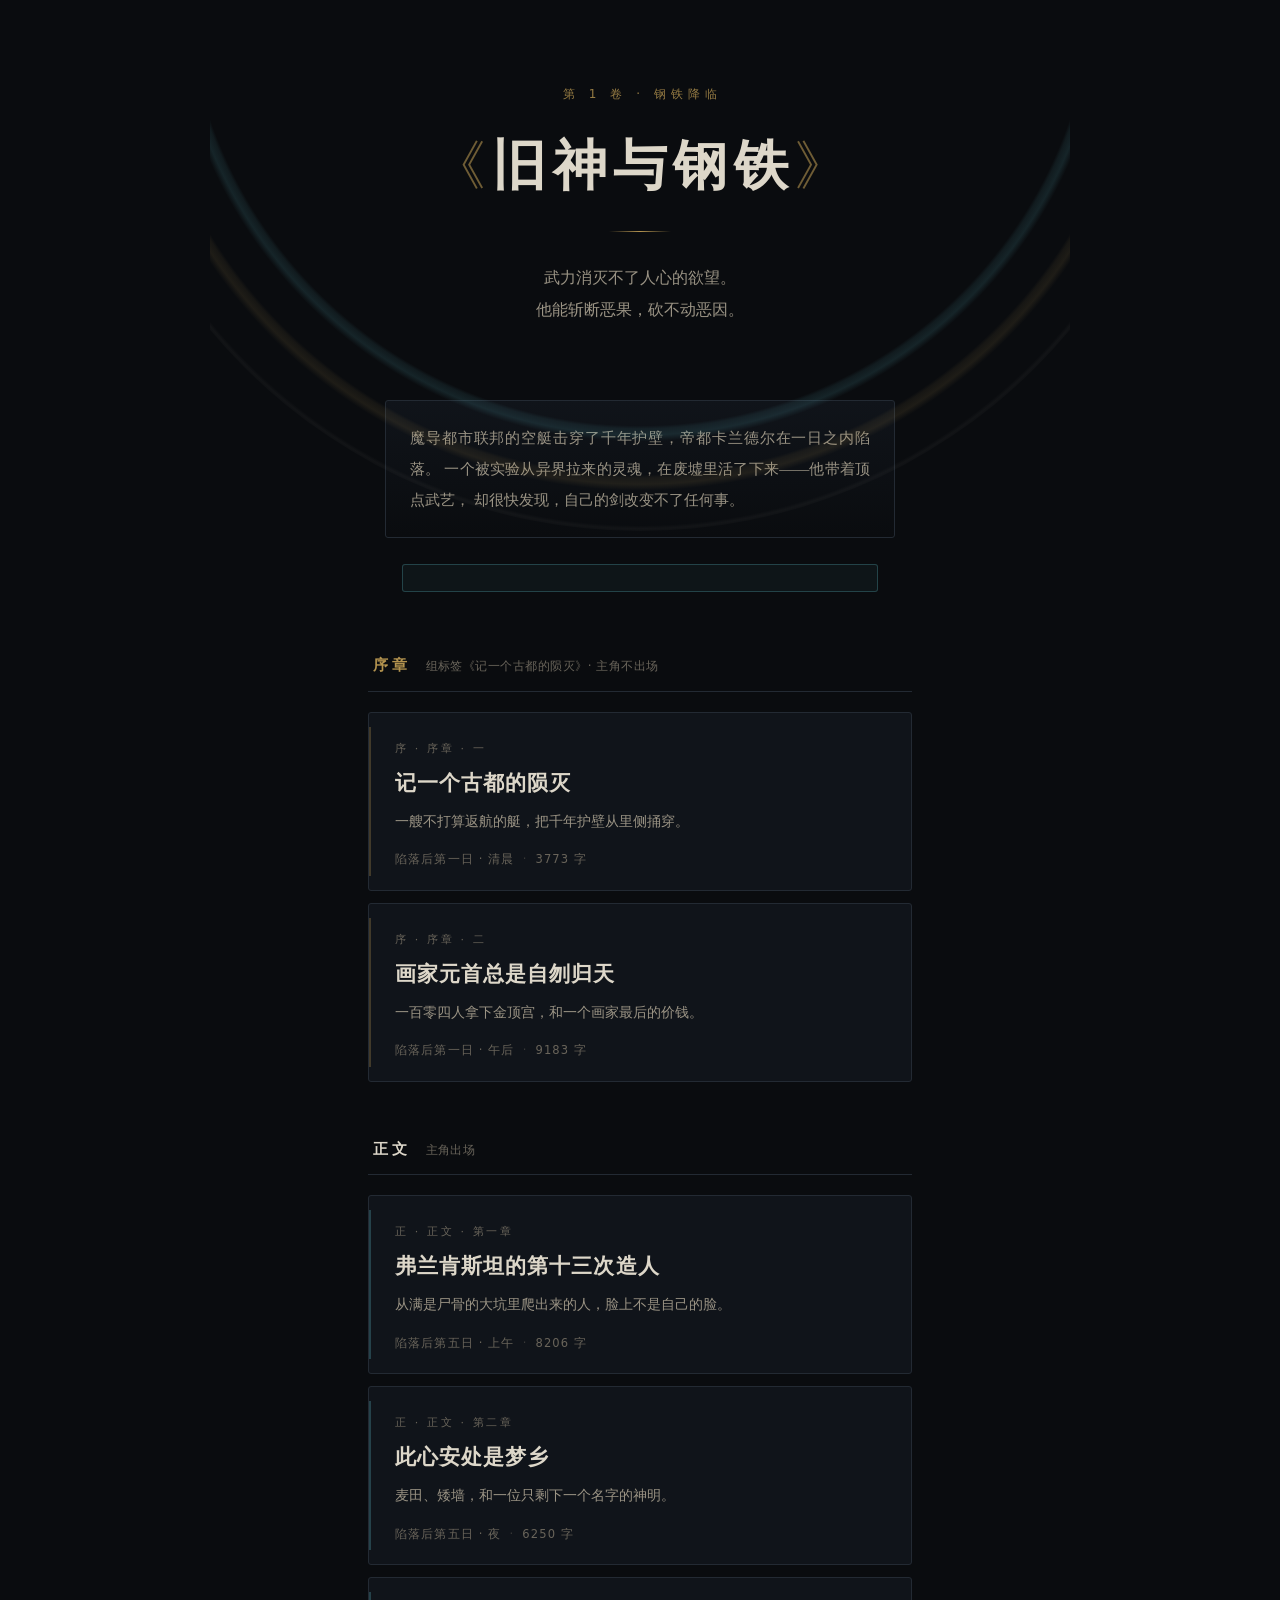
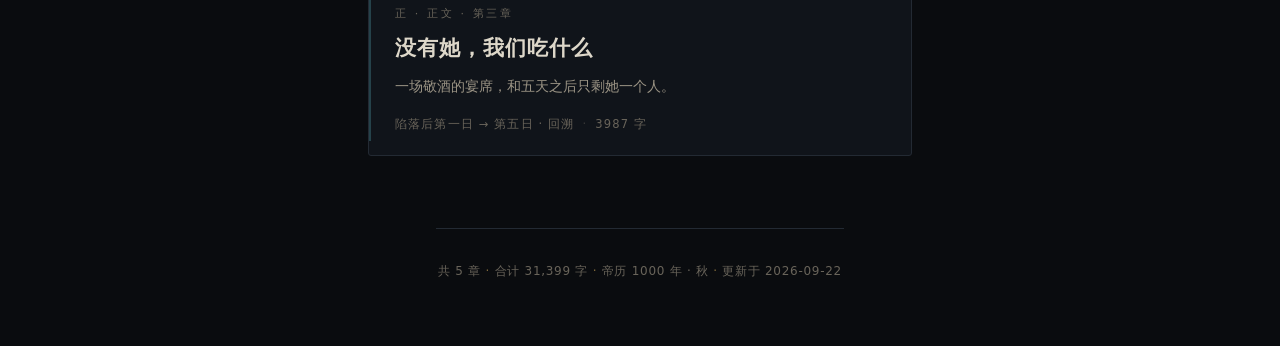
<file: index.html>
<!DOCTYPE html>
<html lang="zh-Hans">
<head>
<meta charset="utf-8">
<meta name="viewport" content="width=device-width, initial-scale=1, viewport-fit=cover">
<title>旧神与钢铁 · 在线试读</title>
<meta name="description" content="《旧神与钢铁》第 1 卷「钢铁降临」正式版章节在线阅读。魔导都市联邦的空艇击穿千年护壁，帝都卡兰德尔在一日之内陷落。">
<meta name="theme-color" content="#0a0c0f">
<link rel="stylesheet" href="assets/style.css">
</head>
<body>

<div class="wrap">
  <div class="halo" aria-hidden="true"></div>

  <header class="masthead">
    <p class="volume">第 1 卷 · 钢铁降临</p>
    <h1><span class="brace">《</span>旧神与钢铁<span class="brace">》</span></h1>
    <div class="rule" aria-hidden="true"></div>
    <p class="tagline">武力消灭不了人心的欲望。<br>他能斩断恶果，砍不动恶因。</p>
  </header>

  <p class="intro">
    魔导都市联邦的空艇击穿了千年护壁，帝都卡兰德尔在一日之内陷落。
    一个被实验从异界拉来的灵魂，在废墟里活了下来——他带着顶点武艺，
    却很快发现，自己的剑改变不了任何事。
  </p>

  <div class="resume" id="resume" hidden></div>

  <nav class="catalog" id="catalog" aria-label="章节目录"></nav>

  <footer class="foot-note" id="stats"></footer>
</div>

<script src="data/chapters.js"></script>
<script src="assets/app.js"></script>
</body>
</html>
</file>
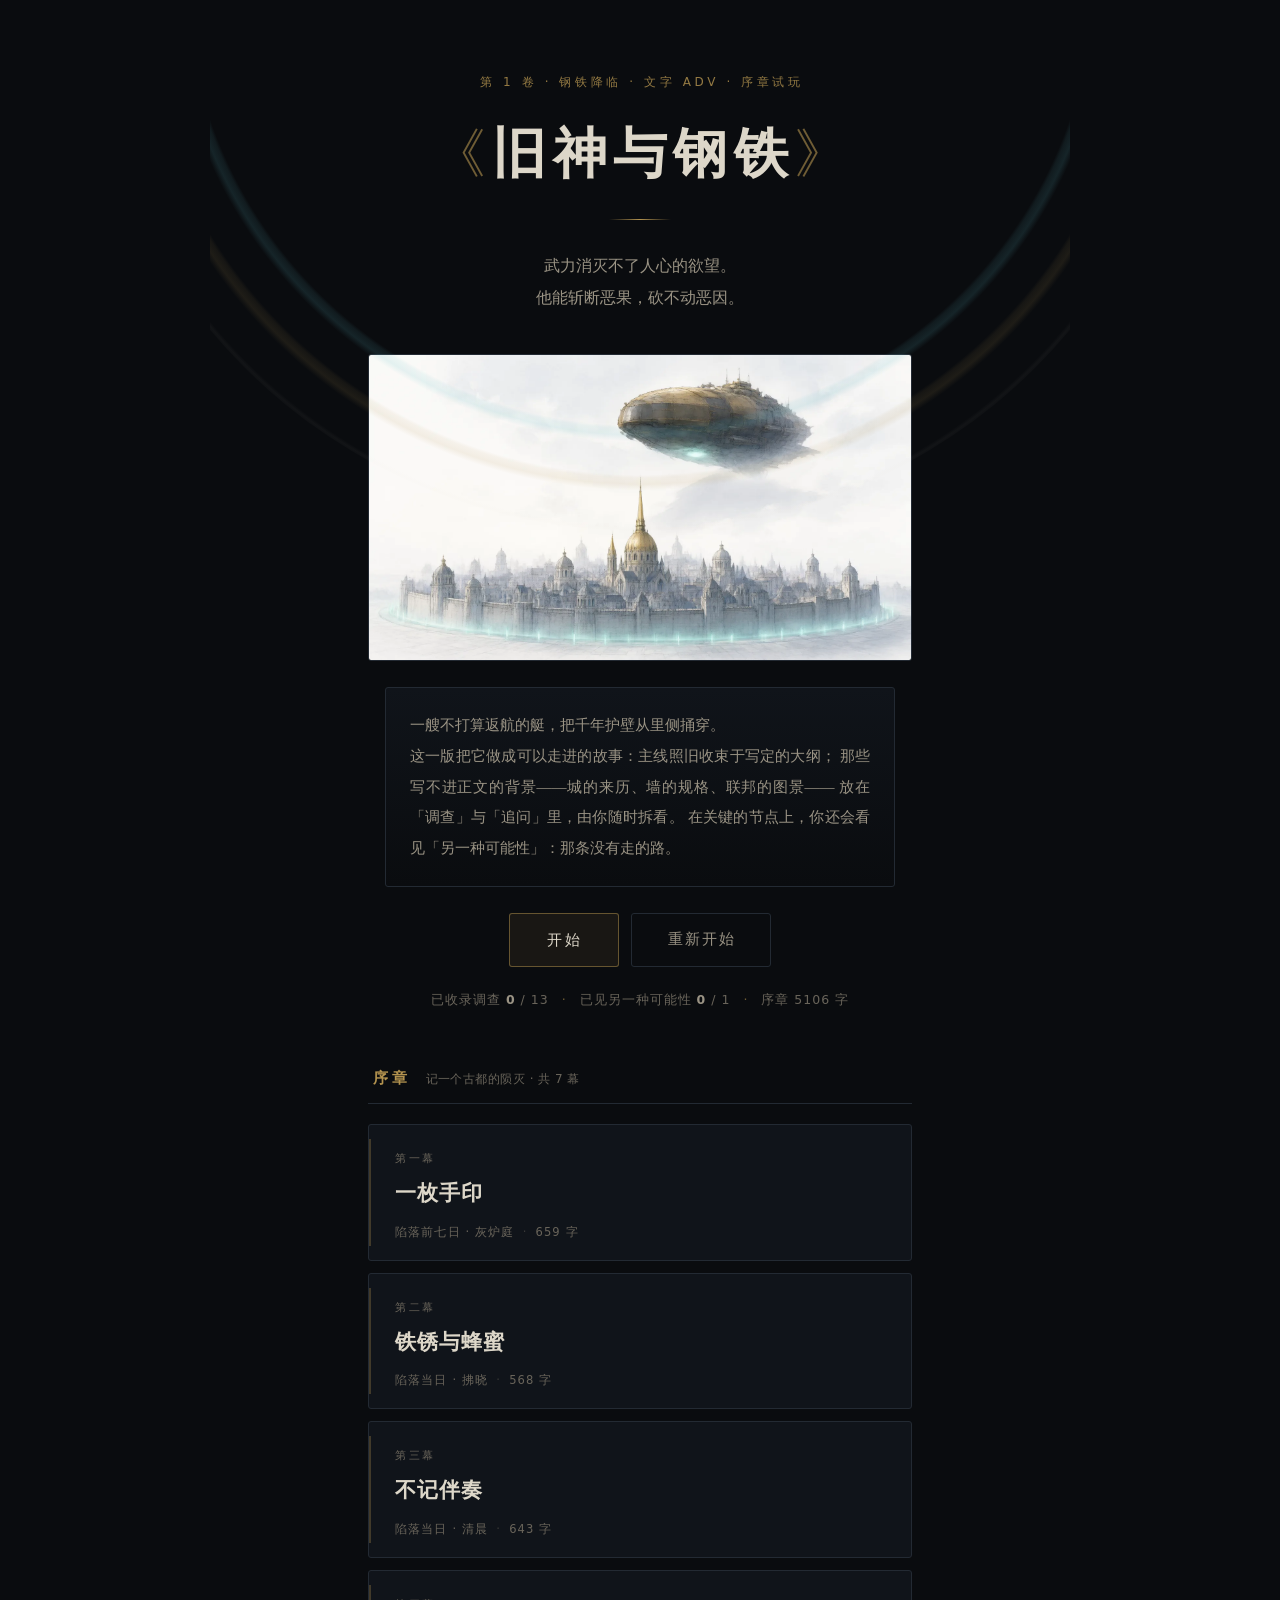
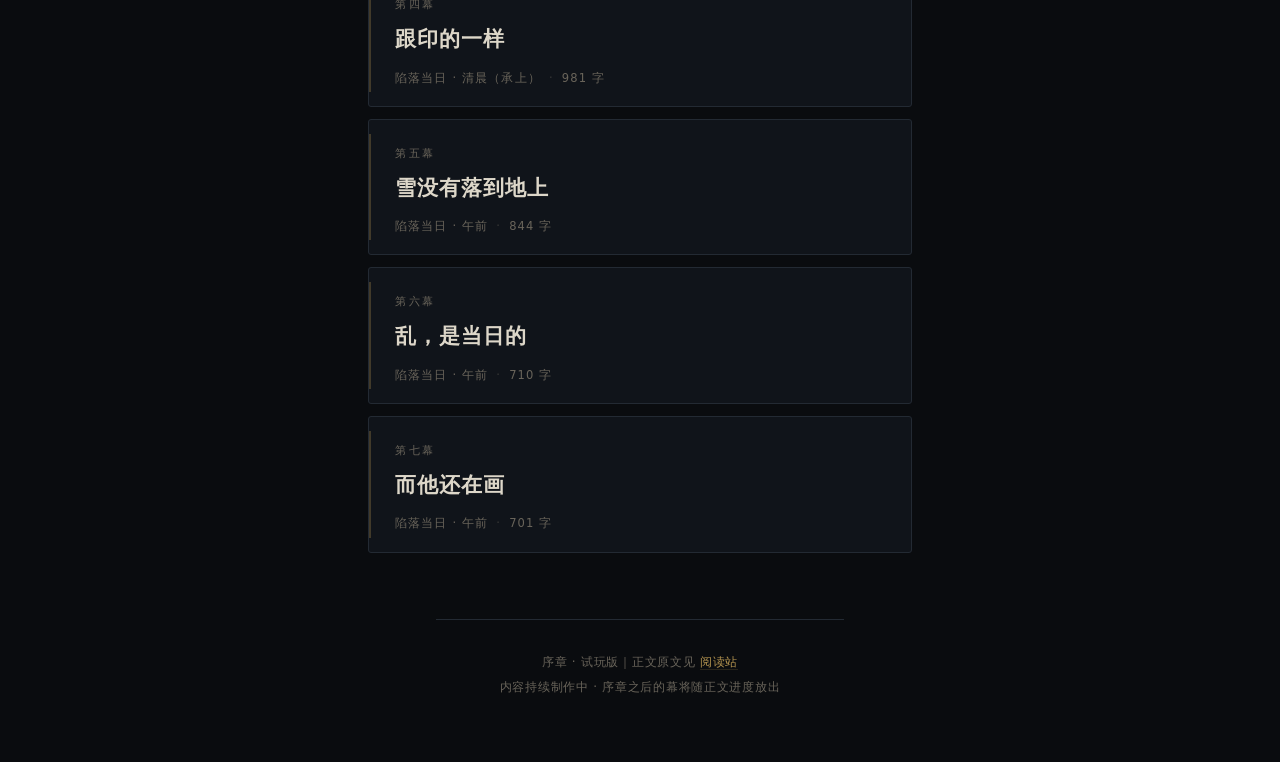
<file: adv/index.html>
<!DOCTYPE html>
<html lang="zh-Hans">
<head>
<meta charset="utf-8">
<meta name="viewport" content="width=device-width, initial-scale=1, viewport-fit=cover">
<title>旧神与钢铁 · 文字 ADV（序章试玩）</title>
<meta name="description" content="《旧神与钢铁》文字 ADV 序章试玩：主线照旧，背景随查随问，关键节点有「另一种可能性」。">
<meta name="theme-color" content="#0a0c0f">
<link rel="icon" href="data:image/svg+xml,%3Csvg xmlns='http://www.w3.org/2000/svg' viewBox='0 0 64 64'%3E%3Ccircle cx='32' cy='32' r='24' fill='none' stroke='%23b3934f' stroke-width='4'/%3E%3Ccircle cx='32' cy='32' r='14' fill='none' stroke='%235cb9c4' stroke-width='4'/%3E%3C/svg%3E">
<link rel="stylesheet" href="assets/style.css">
</head>
<body class="is-home">

<div class="wrap">
  <div class="halo" aria-hidden="true"></div>

  <header class="masthead">
    <p class="volume">第 1 卷 · 钢铁降临 · 文字 ADV · 序章试玩</p>
    <h1><span class="brace">《</span>旧神与钢铁<span class="brace">》</span></h1>
    <div class="rule" aria-hidden="true"></div>
    <p class="tagline">武力消灭不了人心的欲望。<br>他能斩断恶果，砍不动恶因。</p>
  </header>

  <figure class="kv">
    <img src="assets/img/kv.webp" alt="清晨薄雾中的帝都远景与自云中压来的空艇" loading="eager">
  </figure>

  <p class="intro">
    一艘不打算返航的艇，把千年护壁从里侧捅穿。<br>
    这一版把它做成可以走进的故事：主线照旧收束于写定的大纲；
    那些写不进正文的背景——城的来历、墙的规格、联邦的图景——
    放在「调查」与「追问」里，由你随时拆看。
    在关键的节点上，你还会看见「另一种可能性」：那条没有走的路。
  </p>

  <div class="resume" id="home-resume" hidden></div>

  <div class="actions">
    <a class="big-btn" id="home-start" href="play.html">开始</a>
    <button class="big-btn ghost" id="home-reset" type="button">重新开始</button>
  </div>

  <div class="stats" id="home-stats"></div>

  <nav class="catalog" id="home-catalog" aria-label="幕目"></nav>

  <footer class="foot-note">
    序章 · 试玩版｜正文原文见 <a href="https://garfield-gadro.github.io/old-gods-and-iron/">阅读站</a>
    <br>内容持续制作中 · 序章之后的幕将随正文进度放出
  </footer>
</div>

<script src="data/scenarios.js"></script>
<script src="assets/adv.js"></script>
</body>
</html>
</file>
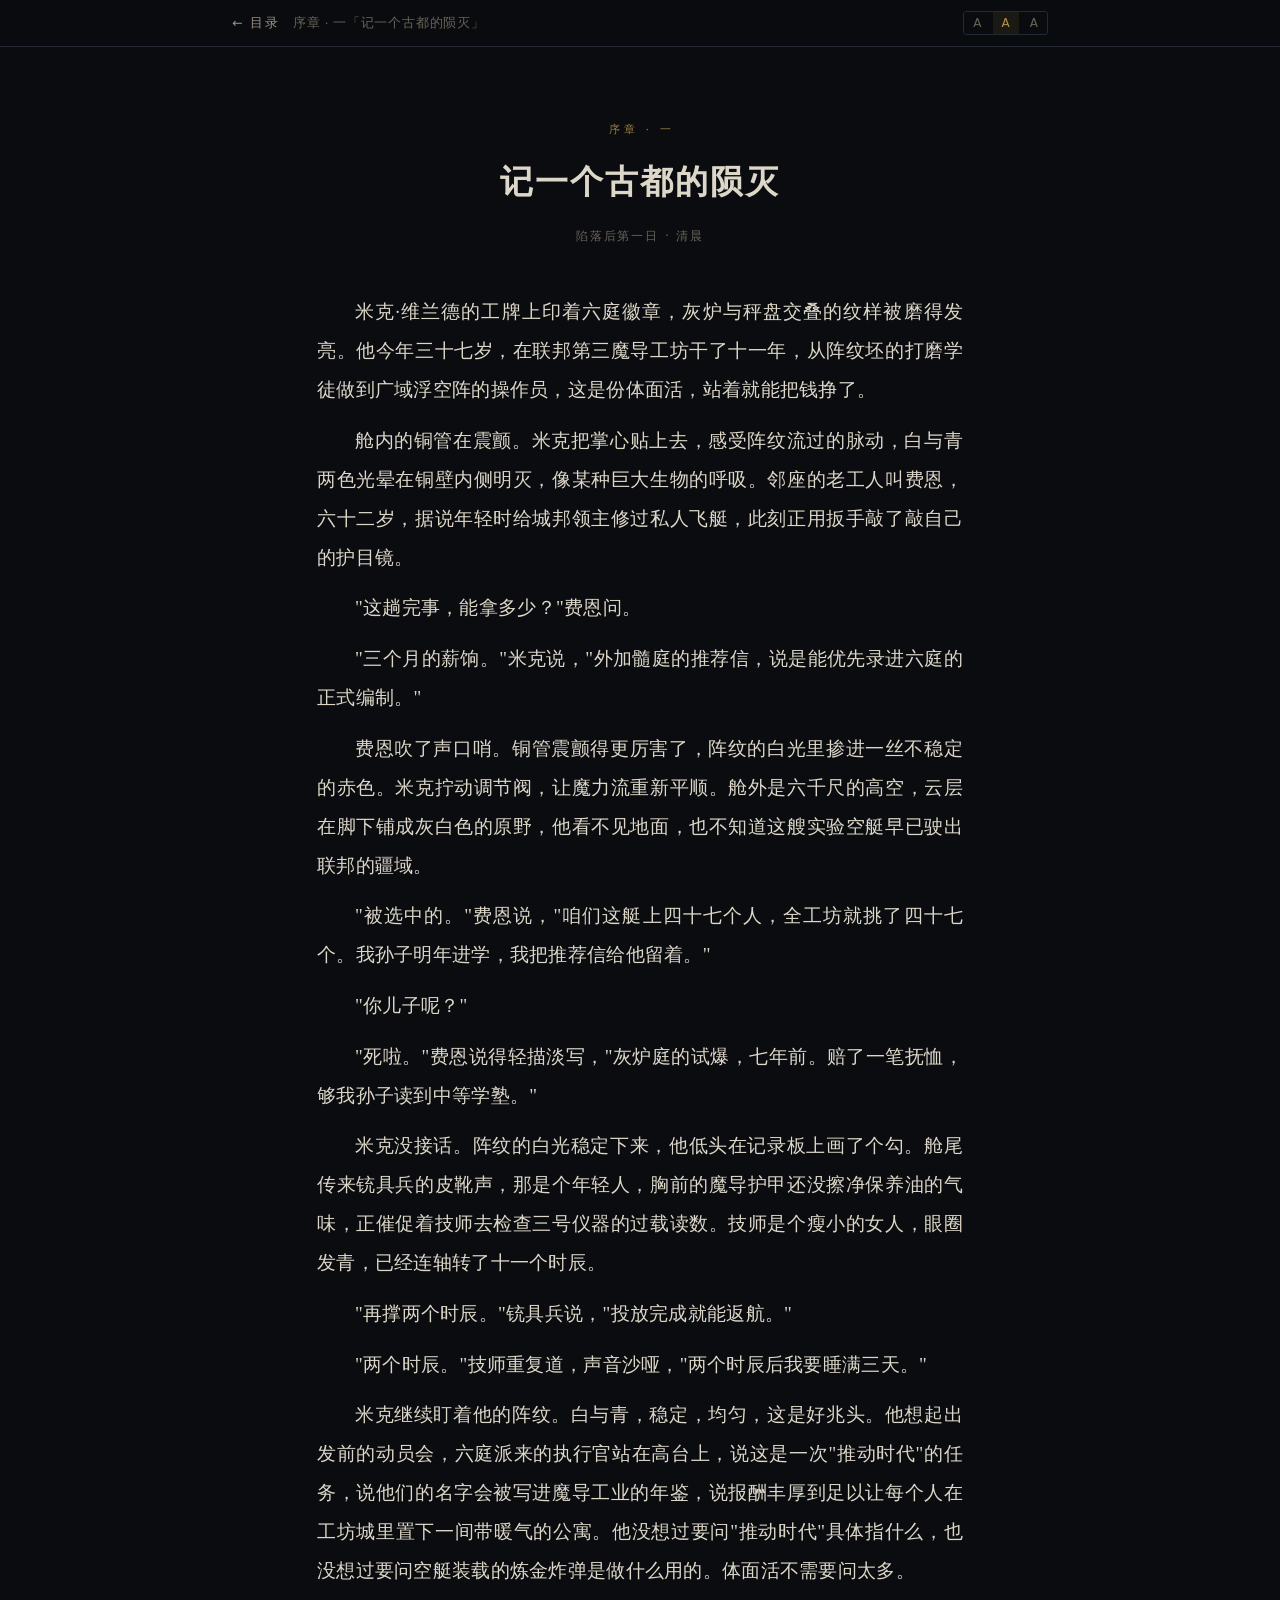
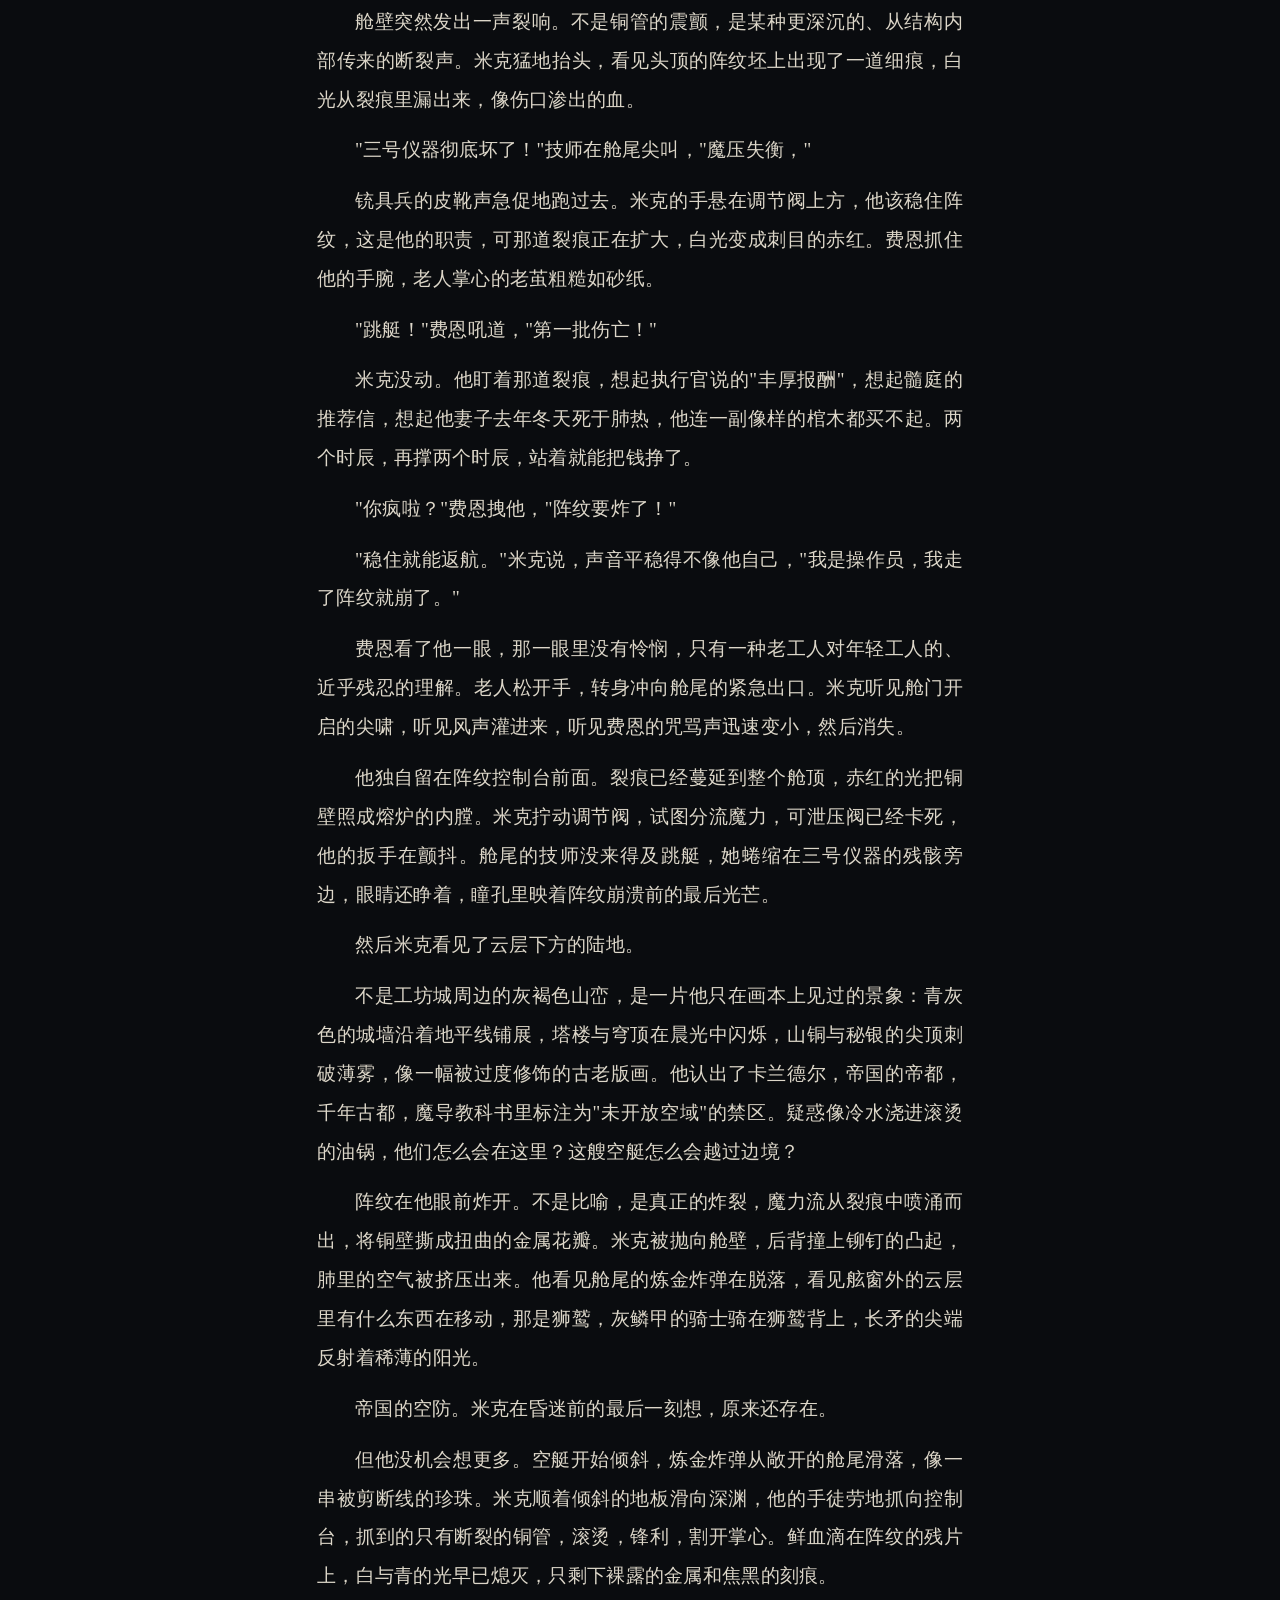
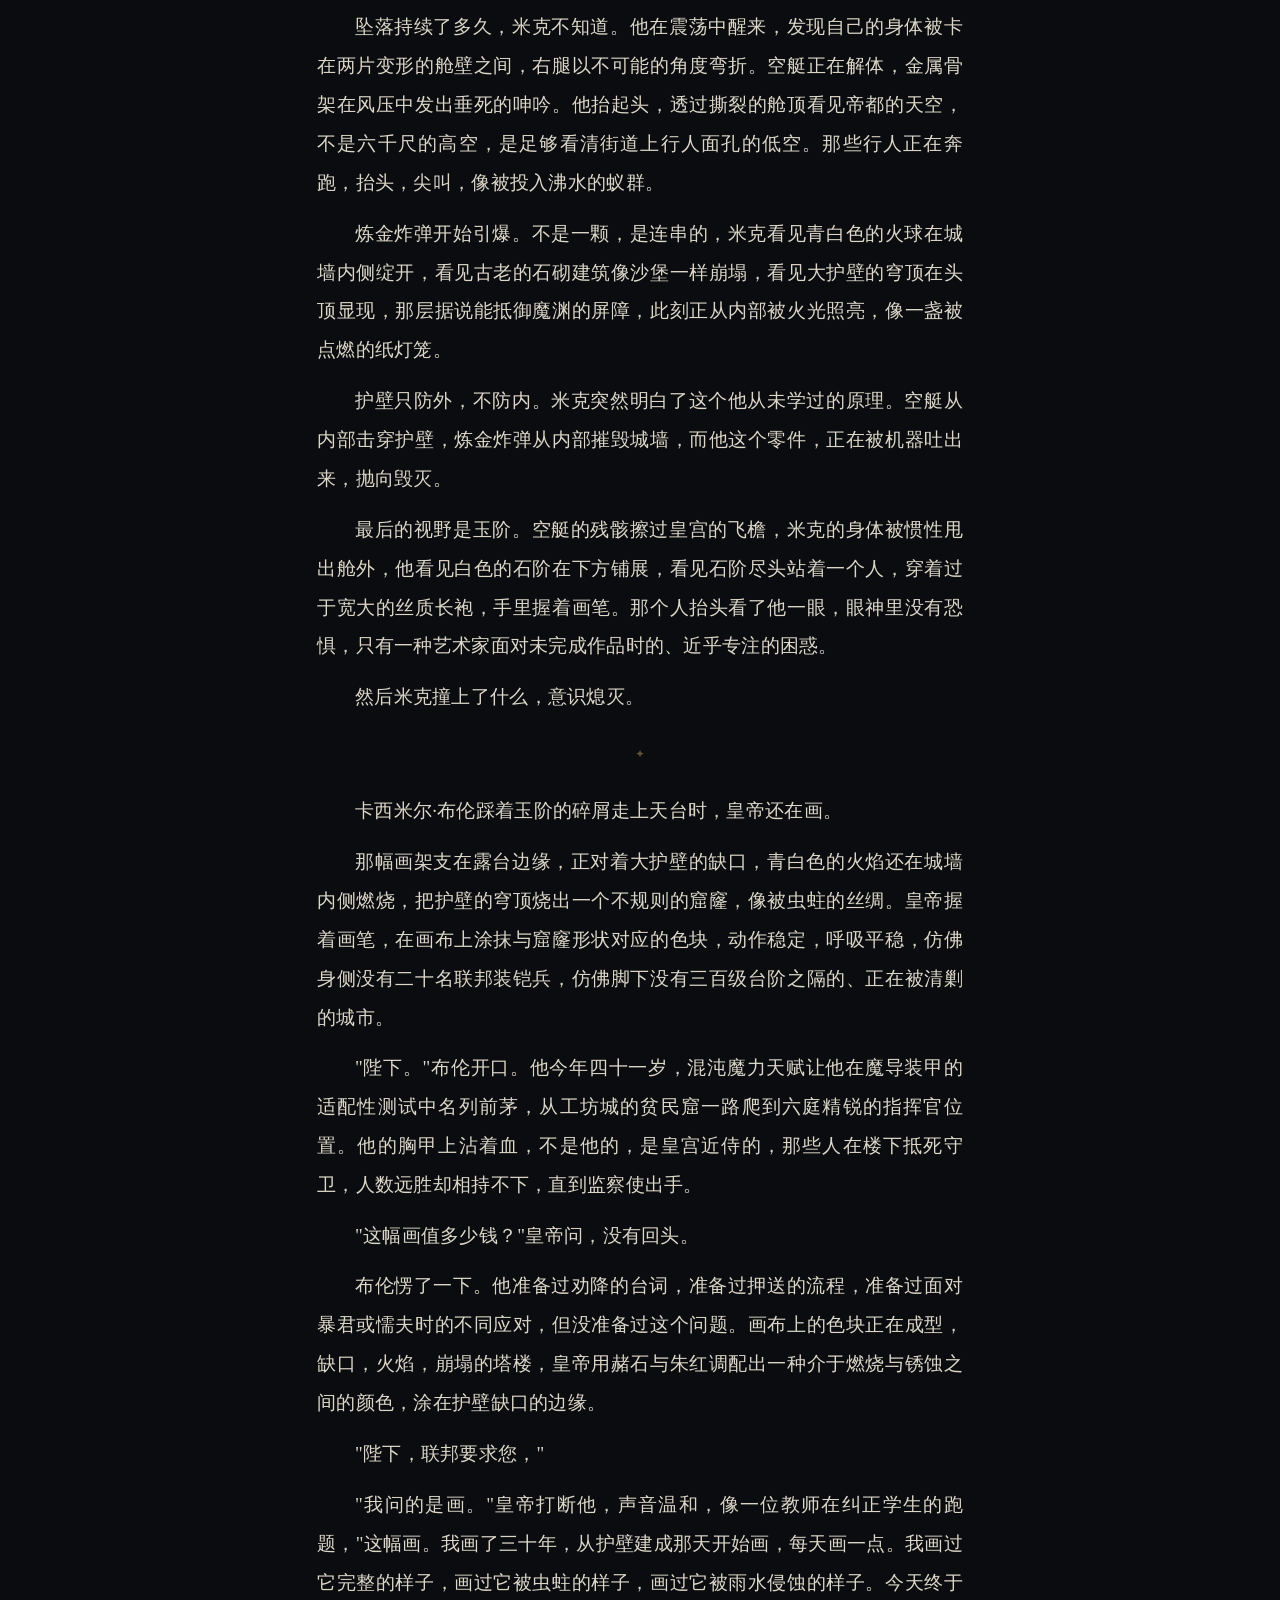
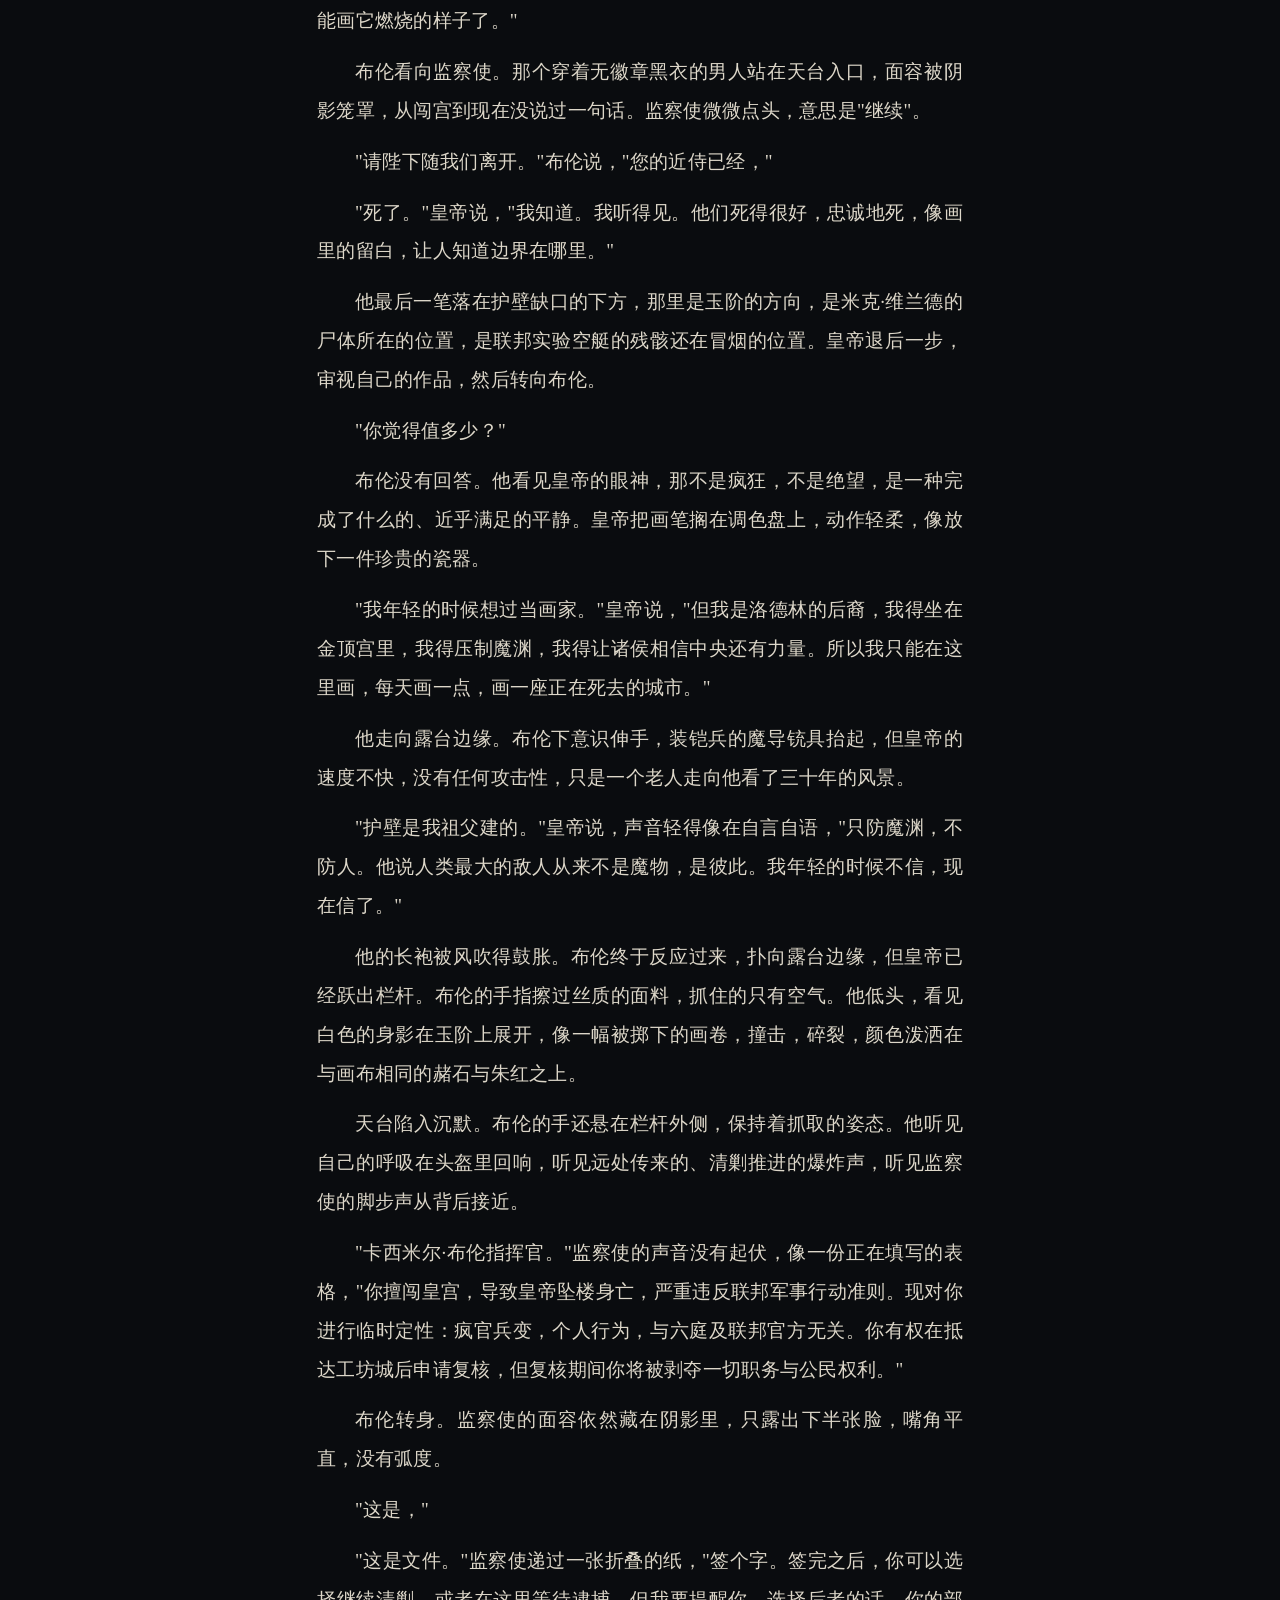
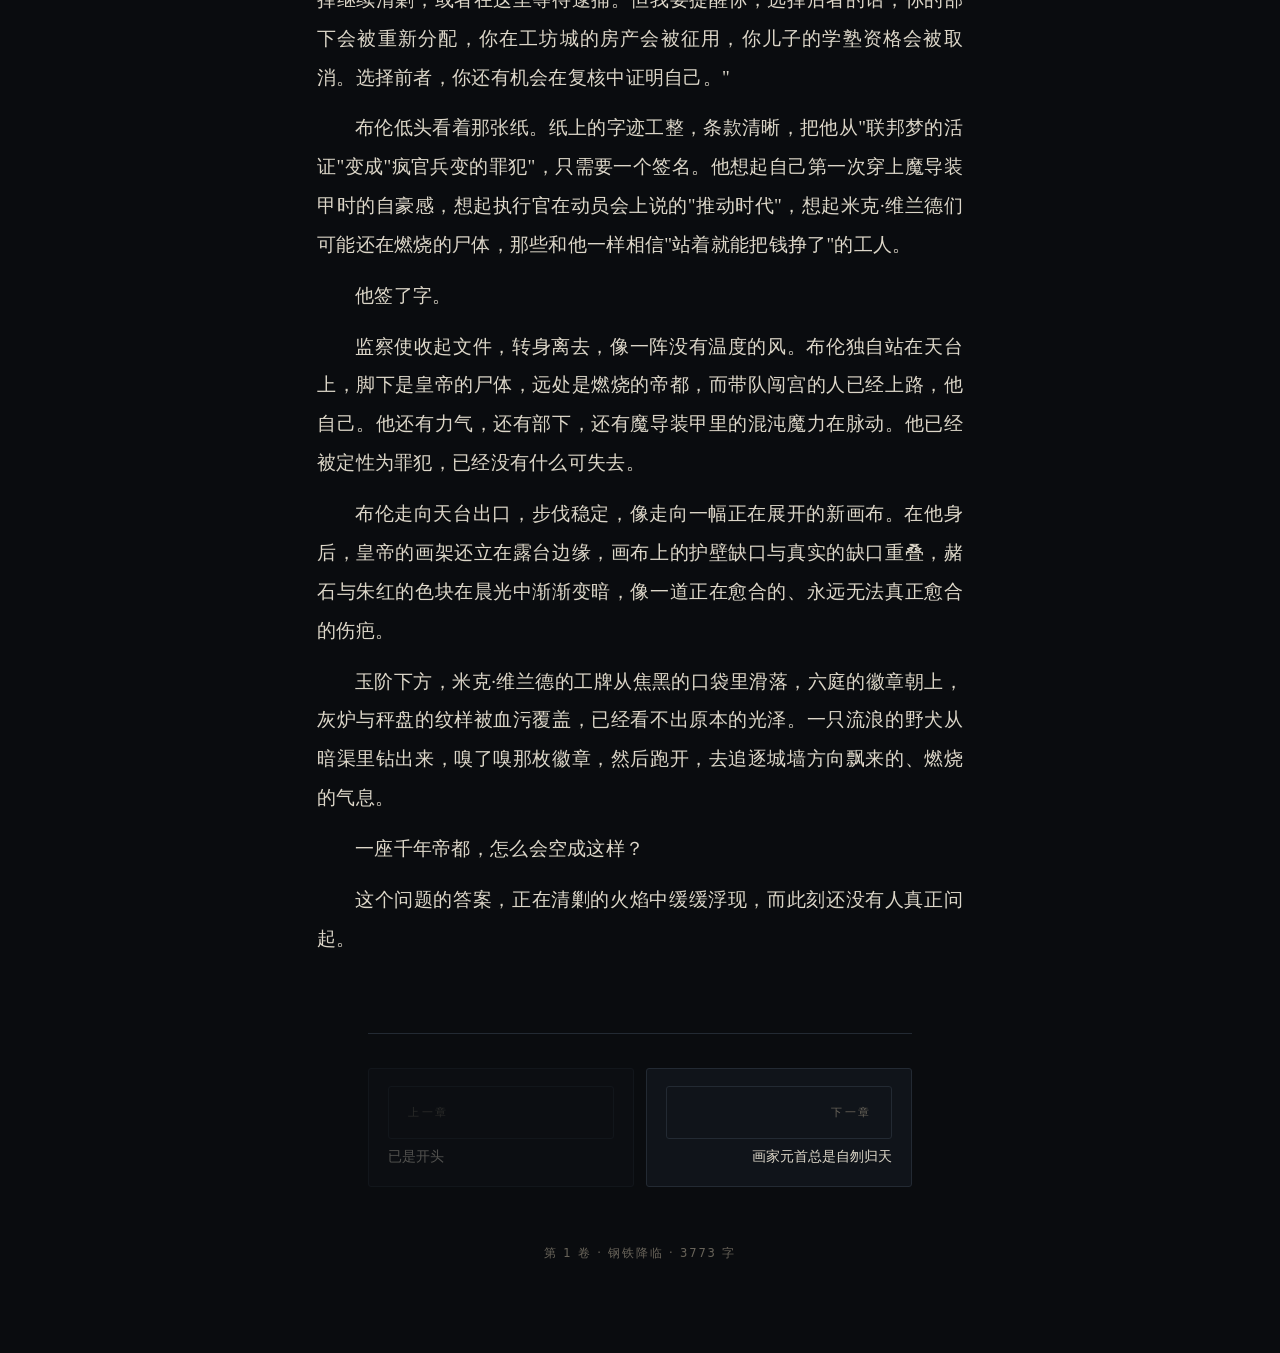
<file: chapter.html>
<!DOCTYPE html>
<html lang="zh-Hans">
<head>
<meta charset="utf-8">
<meta name="viewport" content="width=device-width, initial-scale=1, viewport-fit=cover">
<title>阅读 · 旧神与钢铁</title>
<meta name="description" content="《旧神与钢铁》正文在线阅读。">
<meta name="theme-color" content="#0a0c0f">
<link rel="stylesheet" href="assets/style.css">
</head>
<body>

<div class="progress" id="progress" aria-hidden="true"></div>

<div class="topbar">
  <div class="inner">
    <a class="back" href="index.html">← 目录</a>
    <span class="here" id="here"></span>
    <div class="size" role="group" aria-label="字号">
      <button type="button" data-size="17" aria-pressed="false">A</button>
      <button type="button" data-size="19" aria-pressed="true">A</button>
      <button type="button" data-size="22" aria-pressed="false">A</button>
    </div>
  </div>
</div>

<main class="reader wrap">
  <header class="head" id="chapter-head"></header>
  <article class="body" id="chapter-body"></article>

  <nav class="pager" id="pager" aria-label="章节导航"></nav>
  <p class="colophon" id="colophon"></p>

  <div class="notice" id="fallback" hidden>
    没有找到这一章。<a href="index.html">回目录</a>
  </div>
</main>

<script src="data/chapters.js"></script>
<script src="assets/app.js"></script>
<script>
  // 数据缺失时给出明确出口，而不是空白页
  if (!window.__NOVEL__) {
    document.getElementById('fallback').hidden = false;
    document.getElementById('chapter-head').innerHTML = '';
  }
</script>
</body>
</html>
</file>
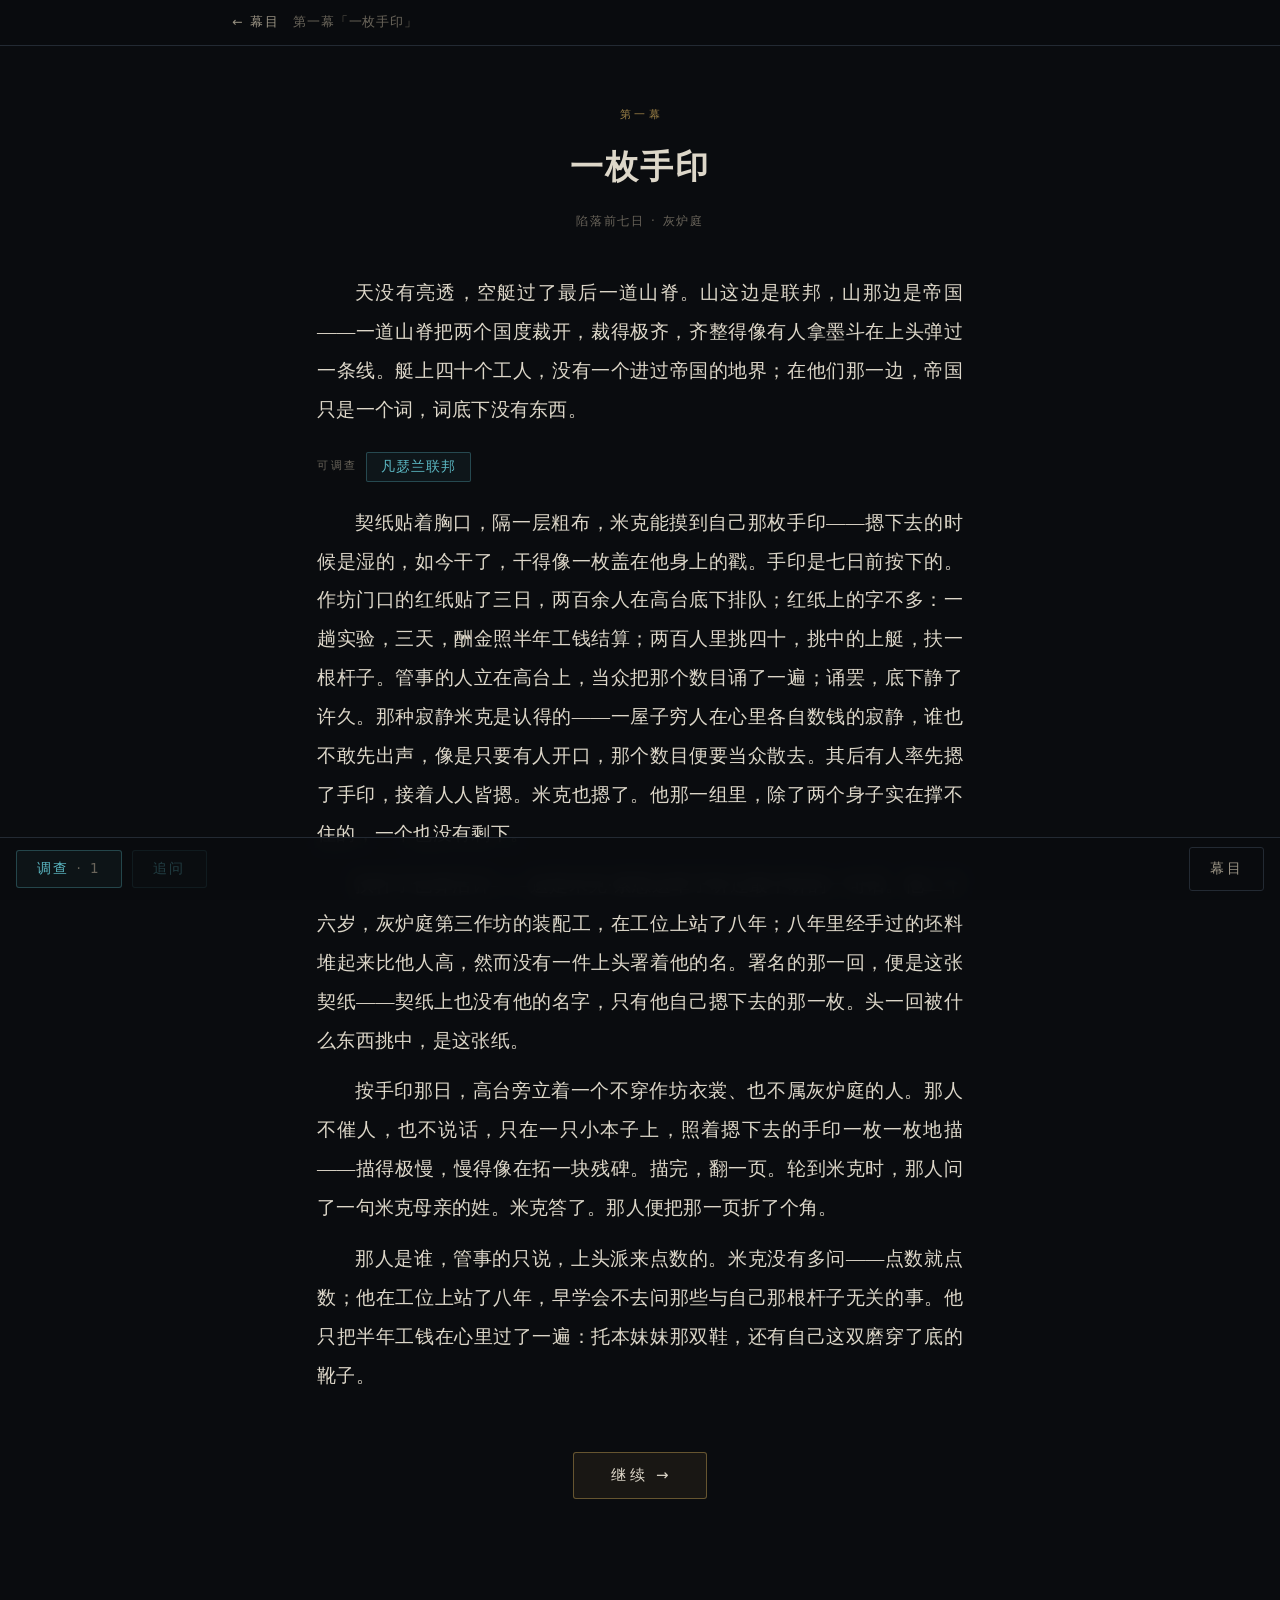
<file: adv/play.html>
<!DOCTYPE html>
<html lang="zh-Hans">
<head>
<meta charset="utf-8">
<meta name="viewport" content="width=device-width, initial-scale=1, viewport-fit=cover">
<title>旧神与钢铁 · 序章</title>
<meta name="theme-color" content="#0a0c0f">
<link rel="icon" href="data:image/svg+xml,%3Csvg xmlns='http://www.w3.org/2000/svg' viewBox='0 0 64 64'%3E%3Ccircle cx='32' cy='32' r='24' fill='none' stroke='%23b3934f' stroke-width='4'/%3E%3Ccircle cx='32' cy='32' r='14' fill='none' stroke='%235cb9c4' stroke-width='4'/%3E%3C/svg%3E">
<link rel="stylesheet" href="assets/style.css">
</head>
<body class="is-play">

<div class="progress" id="progress"></div>

<header class="topbar">
  <div class="inner">
    <a class="back" href="index.html">← 幕目</a>
    <div class="here" id="bar-here"></div>
  </div>
</header>

<main class="stage" id="stage"></main>

<nav class="bottombar" aria-label="场景交互">
  <button class="bar-btn" id="bar-invest" type="button" disabled>调查<span class="bar-n" id="bar-invest-n"></span></button>
  <button class="bar-btn" id="bar-ask" type="button" disabled>追问</button>
  <span class="bar-spacer"></span>
  <a class="bar-btn ghost" href="index.html">幕目</a>
</nav>

<div class="overlay" id="overlay" hidden></div>

<script src="data/scenarios.js"></script>
<script src="assets/adv.js"></script>
</body>
</html>
</file>
<file: assets/style.css>
/* 《旧神与钢铁》阅读站 —— 夜灯与光环 */

:root {
  --ink:      #0a0c0f;
  --ink-2:    #10141a;
  --ink-3:    #161b22;
  --line:     #232a33;
  --line-soft: rgba(179, 147, 79, .18);

  --paper:      #ddd7c9;
  --paper-dim:  #9a9384;
  --paper-faint:#69645a;

  --gold:     #b3934f;   /* 帝国：暗掉的金，不是不亮，是亮得老了 */
  --cyan:     #5cb9c4;   /* 联邦：浮空阵那层很薄的青 */
  --blood:    #8e332b;

  --serif: "Source Han Serif SC", "Noto Serif SC", "Songti SC", "STSong",
           "SimSun", "Songti TC", Georgia, "Times New Roman", serif;
  --sans: "PingFang SC", "Hiragino Sans GB", "Microsoft YaHei",
          system-ui, -apple-system, "Segoe UI", sans-serif;

  --fs: 19px;
  --measure: 34em;
}

* { box-sizing: border-box; }

html { -webkit-text-size-adjust: 100%; }

body {
  margin: 0;
  background: var(--ink);
  color: var(--paper);
  font-family: var(--serif);
  font-size: 16px;
  line-height: 1.75;
  text-rendering: optimizeLegibility;
  -webkit-font-smoothing: antialiased;
}

a { color: inherit; text-decoration: none; }

.wrap {
  position: relative;
  width: 100%;
  max-width: 860px;
  margin: 0 auto;
  padding: 0 22px;
  overflow: hidden;
}

/* ── 大护壁的光环 ─────────────────────────────── */
.halo {
  position: absolute;
  top: -46vw;
  left: 50%;
  width: min(1120px, 168vw);
  aspect-ratio: 1;
  transform: translateX(-50%);
  border-radius: 50%;
  pointer-events: none;
  background:
    radial-gradient(circle,
      transparent 57.4%,
      rgba(92, 185, 196, .085) 57.8%,
      rgba(92, 185, 196, .14)  58.6%,
      transparent 59.4%,
      transparent 63.6%,
      rgba(179, 147, 79, .075) 64%,
      rgba(179, 147, 79, .12)  64.8%,
      transparent 65.6%,
      transparent 70%,
      rgba(221, 215, 201, .04) 70.4%,
      transparent 71.2%);
}

/* ══ 目录页 ═════════════════════════════════════ */
.masthead {
  position: relative;
  padding: 84px 0 40px;
  text-align: center;
}

.masthead .volume {
  margin: 0 0 26px;
  font-family: var(--sans);
  font-size: 12px;
  letter-spacing: .42em;
  text-indent: .42em;
  color: var(--gold);
  opacity: .82;
}

.masthead h1 {
  margin: 0;
  font-size: clamp(34px, 9vw, 54px);
  font-weight: 600;
  letter-spacing: .12em;
  text-indent: .12em;
  line-height: 1.3;
}

.masthead h1 .brace {
  color: var(--gold);
  opacity: .6;
  font-weight: 400;
}

.rule {
  width: 62px;
  height: 1px;
  margin: 30px auto 0;
  background: linear-gradient(90deg, transparent, var(--gold), transparent);
}

.masthead .tagline {
  max-width: 24em;
  margin: 30px auto 0;
  font-size: 16px;
  line-height: 2;
  color: var(--paper-dim);
}

.intro {
  max-width: var(--measure);
  margin: 34px auto 0;
  padding: 22px 24px;
  border: 1px solid var(--line);
  border-radius: 3px;
  background: linear-gradient(180deg, var(--ink-2), var(--ink));
  font-size: 15px;
  line-height: 2.05;
  color: var(--paper-dim);
  text-align: justify;
}

/* 继续阅读 */
.resume {
  display: flex;
  align-items: center;
  justify-content: center;
  gap: 12px;
  flex-wrap: wrap;
  max-width: var(--measure);
  margin: 26px auto 0;
  padding: 13px 18px;
  border: 1px solid rgba(92, 185, 196, .28);
  border-radius: 3px;
  background: rgba(92, 185, 196, .05);
  font-size: 14px;
  color: var(--paper-dim);
}

.resume b { color: var(--paper); font-weight: 600; }
.resume a { color: var(--cyan); border-bottom: 1px solid rgba(92, 185, 196, .35); }

/* 目录 */
.catalog { max-width: var(--measure); margin: 60px auto 0; }

.group + .group { margin-top: 54px; }

.group-head {
  display: flex;
  align-items: baseline;
  gap: 14px;
  margin: 0 0 20px;
  padding-bottom: 12px;
  border-bottom: 1px solid var(--line);
}

.group-head h2 {
  margin: 0;
  font-size: 15px;
  font-weight: 600;
  letter-spacing: .3em;
  text-indent: .3em;
  color: var(--paper);
}

.group-head .gloss {
  font-family: var(--sans);
  font-size: 12px;
  letter-spacing: .04em;
  color: var(--paper-faint);
}

.group.is-prologue .group-head h2 { color: var(--gold); }

.entry {
  display: block;
  position: relative;
  padding: 20px 22px 20px 26px;
  border: 1px solid var(--line);
  border-radius: 3px;
  background: var(--ink-2);
  transition: border-color .18s ease, background .18s ease, transform .18s ease;
}

.entry + .entry { margin-top: 12px; }

.entry::before {
  content: "";
  position: absolute;
  left: 0;
  top: 14px;
  bottom: 14px;
  width: 2px;
  background: var(--line);
  transition: background .18s ease;
}

.group.is-prologue .entry::before { background: rgba(179, 147, 79, .3); }
.group.is-epilogue .entry::before { background: rgba(92, 185, 196, .28); }

.entry:hover,
.entry:focus-visible {
  border-color: rgba(179, 147, 79, .38);
  background: var(--ink-3);
  transform: translateY(-1px);
  outline: none;
}

.entry:hover::before,
.entry:focus-visible::before { background: var(--gold); }

.entry .label {
  font-family: var(--sans);
  font-size: 11px;
  letter-spacing: .24em;
  color: var(--paper-faint);
}

.entry .title {
  margin: 7px 0 0;
  font-size: 21px;
  font-weight: 600;
  letter-spacing: .05em;
  line-height: 1.5;
}

.entry .summary {
  margin: 9px 0 0;
  font-size: 14px;
  line-height: 1.95;
  color: var(--paper-dim);
}

.entry .foot {
  margin: 14px 0 0;
  font-family: var(--sans);
  font-size: 11.5px;
  letter-spacing: .1em;
  color: var(--paper-faint);
}

.entry .foot .dot { opacity: .45; margin: 0 8px; }

.entry .read {
  position: absolute;
  right: 20px;
  bottom: 18px;
  font-family: var(--sans);
  font-size: 12px;
  letter-spacing: .18em;
  color: var(--gold);
  opacity: 0;
  transition: opacity .18s ease;
}

.entry:hover .read,
.entry:focus-visible .read { opacity: .85; }

.entry.is-current { border-color: rgba(179, 147, 79, .34); }

.entry .badge {
  display: inline-block;
  margin-left: 10px;
  padding: 1px 8px;
  border: 1px solid rgba(92, 185, 196, .35);
  border-radius: 2px;
  font-family: var(--sans);
  font-size: 10.5px;
  letter-spacing: .14em;
  color: var(--cyan);
  vertical-align: 2px;
}

/* 页脚 */
.foot-note {
  max-width: var(--measure);
  margin: 72px auto 0;
  padding: 30px 0 62px;
  border-top: 1px solid var(--line);
  font-family: var(--sans);
  font-size: 12px;
  line-height: 2.1;
  letter-spacing: .06em;
  color: var(--paper-faint);
  text-align: center;
}

.foot-note .mark { color: var(--gold); opacity: .7; }

/* ══ 阅读页 ═════════════════════════════════════ */
.progress {
  position: fixed;
  top: 0;
  left: 0;
  height: 2px;
  width: 0;
  background: linear-gradient(90deg, var(--gold), var(--cyan));
  z-index: 30;
  transition: width .1s linear;
}

.topbar {
  position: sticky;
  top: 0;
  z-index: 20;
  border-bottom: 1px solid var(--line);
  background: rgba(10, 12, 15, .93);
  backdrop-filter: blur(8px);
}

.topbar .inner {
  display: flex;
  align-items: center;
  gap: 14px;
  width: 100%;
  max-width: 860px;
  margin: 0 auto;
  padding: 11px 22px;
}

.topbar .back {
  font-family: var(--sans);
  font-size: 12.5px;
  letter-spacing: .14em;
  color: var(--paper-dim);
  white-space: nowrap;
}

.topbar .back:hover { color: var(--gold); }

.topbar .here {
  flex: 1;
  min-width: 0;
  font-size: 13px;
  letter-spacing: .06em;
  color: var(--paper-faint);
  overflow: hidden;
  text-overflow: ellipsis;
  white-space: nowrap;
}

.size {
  display: flex;
  gap: 2px;
  border: 1px solid var(--line);
  border-radius: 3px;
  overflow: hidden;
}

.size button {
  padding: 4px 9px;
  border: 0;
  background: transparent;
  color: var(--paper-faint);
  font-family: var(--sans);
  font-size: 12px;
  cursor: pointer;
  transition: color .15s ease, background .15s ease;
}

.size button:hover { color: var(--paper); background: var(--ink-3); }
.size button[aria-pressed="true"] { color: var(--gold); background: rgba(179, 147, 79, .1); }

.reader {
  position: relative;
  padding: 62px 0 90px;
}

.reader .head {
  max-width: var(--measure);
  margin: 0 auto 6px;
  text-align: center;
}

.reader .head .label {
  font-family: var(--sans);
  font-size: 11px;
  letter-spacing: .32em;
  text-indent: .32em;
  color: var(--gold);
  opacity: .85;
}

.reader .head h1 {
  margin: 18px 0 0;
  font-size: clamp(25px, 6.2vw, 33px);
  font-weight: 600;
  letter-spacing: .06em;
  line-height: 1.55;
}

.reader .head .anchor {
  margin: 18px 0 0;
  font-family: var(--sans);
  font-size: 12px;
  letter-spacing: .16em;
  color: var(--paper-faint);
}

.reader .body {
  max-width: var(--measure);
  margin: 46px auto 0;
  font-size: var(--fs);
  line-height: 2.05;
  letter-spacing: .015em;
}

.reader .body p {
  margin: 0 0 .62em;
  text-indent: 2em;
  text-align: justify;
}

.reader .body strong {
  font-weight: 600;
  color: var(--cyan);
  letter-spacing: .03em;
}

.ornament {
  margin: 2.1em 0;
  text-align: center;
  color: var(--gold);
  font-size: 12px;
  opacity: .5;
  letter-spacing: 0;
  text-indent: 0;
}

/* 上下章 */
.pager {
  display: flex;
  gap: 12px;
  max-width: var(--measure);
  margin: 74px auto 0;
  padding-top: 34px;
  border-top: 1px solid var(--line);
}

.pager a,
.pager span {
  flex: 1;
  padding: 17px 19px;
  border: 1px solid var(--line);
  border-radius: 3px;
  background: var(--ink-2);
  font-size: 14px;
  line-height: 1.7;
  transition: border-color .18s ease, background .18s ease;
}

.pager .dir {
  display: block;
  margin-bottom: 6px;
  font-family: var(--sans);
  font-size: 10.5px;
  letter-spacing: .24em;
  color: var(--paper-faint);
}

.pager a:hover,
.pager a:focus-visible {
  border-color: rgba(179, 147, 79, .4);
  background: var(--ink-3);
  outline: none;
}

.pager .next { text-align: right; }
.pager .disabled { opacity: .34; }

/* 章末落款 */
.colophon {
  max-width: var(--measure);
  margin: 56px auto 0;
  font-family: var(--sans);
  font-size: 11.5px;
  letter-spacing: .16em;
  color: var(--paper-faint);
  text-align: center;
}

/* 状态 */
.notice {
  max-width: var(--measure);
  margin: 80px auto;
  padding: 34px 26px;
  border: 1px solid var(--line);
  border-radius: 3px;
  background: var(--ink-2);
  text-align: center;
  color: var(--paper-dim);
}

.notice a { color: var(--gold); border-bottom: 1px solid var(--line-soft); }

@media (max-width: 560px) {
  :root { --fs: 18px; }
  .wrap { padding: 0 18px; }
  .topbar .inner { padding: 10px 18px; gap: 10px; }
  .topbar .here { display: none; }
  .masthead { padding: 62px 0 30px; }
  .intro { padding: 18px 18px; text-align: left; }
  .entry { padding: 18px 18px 18px 22px; }
  .entry .read { display: none; }
  .reader { padding: 44px 0 70px; }
  .reader .body { text-align: left; }
  .reader .body p { text-align: left; }
  .pager { flex-direction: column; }
  .pager .next { text-align: left; }
}

@media (prefers-reduced-motion: reduce) {
  * { transition: none !important; }
}
</file>
<file: adv/assets/style.css>
/* 《旧神与钢铁》文字 ADV —— 夜灯与光环（自阅读站样式体系衍生） */

:root {
  --ink:      #0a0c0f;
  --ink-2:    #10141a;
  --ink-3:    #161b22;
  --line:     #232a33;
  --line-soft: rgba(179, 147, 79, .18);

  --paper:      #ddd7c9;
  --paper-dim:  #9a9384;
  --paper-faint:#69645a;

  --gold:     #b3934f;   /* 帝国：暗掉的金 */
  --cyan:     #5cb9c4;   /* 联邦：浮空阵那层很薄的青 */
  --blood:    #8e332b;

  --serif: "Source Han Serif SC", "Noto Serif SC", "Songti SC", "STSong",
           "SimSun", "Songti TC", Georgia, "Times New Roman", serif;
  --sans: "PingFang SC", "Hiragino Sans GB", "Microsoft YaHei",
          system-ui, -apple-system, "Segoe UI", sans-serif;

  --fs: 19px;
  --measure: 34em;
  --bottombar-h: 58px;
}

* { box-sizing: border-box; }

/* 凡带 hidden 属性者一律不显示（防止 display:flex 等规则将其顶开） */
[hidden] { display: none !important; }

html { -webkit-text-size-adjust: 100%; }

body {
  margin: 0;
  background: var(--ink);
  color: var(--paper);
  font-family: var(--serif);
  font-size: 16px;
  line-height: 1.75;
  text-rendering: optimizeLegibility;
  -webkit-font-smoothing: antialiased;
}

a { color: inherit; text-decoration: none; }
button { font-family: inherit; }

body.is-locked { overflow: hidden; }

.wrap {
  position: relative;
  width: 100%;
  max-width: 860px;
  margin: 0 auto;
  padding: 0 22px;
  overflow: hidden;
}

/* ── 大护壁的光环 ─────────────────────────────── */
.halo {
  position: absolute;
  top: -46vw;
  left: 50%;
  width: min(1120px, 168vw);
  aspect-ratio: 1;
  transform: translateX(-50%);
  border-radius: 50%;
  pointer-events: none;
  background:
    radial-gradient(circle,
      transparent 57.4%,
      rgba(92, 185, 196, .085) 57.8%,
      rgba(92, 185, 196, .14)  58.6%,
      transparent 59.4%,
      transparent 63.6%,
      rgba(179, 147, 79, .075) 64%,
      rgba(179, 147, 79, .12)  64.8%,
      transparent 65.6%,
      transparent 70%,
      rgba(221, 215, 201, .04) 70.4%,
      transparent 71.2%);
}

/* ══ 首页 ═══════════════════════════════════════ */

.masthead {
  position: relative;
  padding: 72px 0 34px;
  text-align: center;
}

.masthead .volume {
  margin: 0 0 26px;
  font-family: var(--sans);
  font-size: 12px;
  letter-spacing: .3em;
  text-indent: .3em;
  color: var(--gold);
  opacity: .82;
}

.masthead h1 {
  margin: 0;
  font-size: clamp(34px, 9vw, 54px);
  font-weight: 600;
  letter-spacing: .12em;
  text-indent: .12em;
  line-height: 1.3;
}

.masthead h1 .brace { color: var(--gold); opacity: .6; font-weight: 400; }

.rule {
  width: 62px;
  height: 1px;
  margin: 30px auto 0;
  background: linear-gradient(90deg, transparent, var(--gold), transparent);
}

.masthead .tagline {
  max-width: 24em;
  margin: 30px auto 0;
  font-size: 16px;
  line-height: 2;
  color: var(--paper-dim);
}

.kv {
  max-width: var(--measure);
  margin: 6px auto 0;
}

.kv img {
  display: block;
  width: 100%;
  height: auto;
  border: 1px solid var(--line);
  border-radius: 3px;
}

.intro {
  max-width: var(--measure);
  margin: 26px auto 0;
  padding: 22px 24px;
  border: 1px solid var(--line);
  border-radius: 3px;
  background: linear-gradient(180deg, var(--ink-2), var(--ink));
  font-size: 15px;
  line-height: 2.05;
  color: var(--paper-dim);
  text-align: justify;
}

.resume {
  display: flex;
  align-items: center;
  justify-content: center;
  gap: 12px;
  flex-wrap: wrap;
  max-width: var(--measure);
  margin: 22px auto 0;
  padding: 13px 18px;
  border: 1px solid rgba(92, 185, 196, .28);
  border-radius: 3px;
  background: rgba(92, 185, 196, .05);
  font-size: 14px;
  color: var(--paper-dim);
}
.resume b { color: var(--paper); font-weight: 600; }
.resume a { color: var(--cyan); border-bottom: 1px solid rgba(92, 185, 196, .35); }

.actions {
  display: flex;
  gap: 12px;
  justify-content: center;
  max-width: var(--measure);
  margin: 26px auto 0;
}

.big-btn {
  display: inline-block;
  padding: 13px 34px;
  border: 1px solid rgba(179, 147, 79, .5);
  border-radius: 3px;
  background: rgba(179, 147, 79, .09);
  color: var(--paper);
  font-family: var(--sans);
  font-size: 15px;
  letter-spacing: .22em;
  text-indent: .22em;
  cursor: pointer;
  transition: border-color .18s ease, background .18s ease, transform .18s ease;
}
.big-btn:hover, .big-btn:focus-visible {
  border-color: var(--gold);
  background: rgba(179, 147, 79, .16);
  transform: translateY(-1px);
  outline: none;
}
.big-btn.ghost {
  border-color: var(--line);
  background: transparent;
  color: var(--paper-dim);
  letter-spacing: .14em;
  text-indent: .14em;
}
.big-btn.ghost:hover { color: var(--paper); border-color: var(--paper-faint); }
.big-btn.slim { padding: 9px 22px; font-size: 13.5px; }

.stats {
  max-width: var(--measure);
  margin: 22px auto 0;
  font-family: var(--sans);
  font-size: 12.5px;
  letter-spacing: .08em;
  color: var(--paper-faint);
  text-align: center;
}
.stats b { color: var(--paper-dim); font-weight: 600; }
.stats .mark { color: var(--gold); opacity: .6; margin: 0 8px; }

/* 幕目 */
.catalog { max-width: var(--measure); margin: 54px auto 0; }
.group + .group { margin-top: 54px; }

.group-head {
  display: flex;
  align-items: baseline;
  gap: 14px;
  margin: 0 0 20px;
  padding-bottom: 12px;
  border-bottom: 1px solid var(--line);
}
.group-head h2 {
  margin: 0;
  font-size: 15px;
  font-weight: 600;
  letter-spacing: .3em;
  text-indent: .3em;
  color: var(--gold);
}
.group-head .gloss {
  font-family: var(--sans);
  font-size: 12px;
  letter-spacing: .04em;
  color: var(--paper-faint);
}

.entry {
  display: block;
  position: relative;
  padding: 18px 22px 18px 26px;
  border: 1px solid var(--line);
  border-radius: 3px;
  background: var(--ink-2);
  transition: border-color .18s ease, background .18s ease, transform .18s ease;
}
.entry + .entry { margin-top: 12px; }
.entry::before {
  content: "";
  position: absolute;
  left: 0; top: 14px; bottom: 14px;
  width: 2px;
  background: rgba(179, 147, 79, .3);
  transition: background .18s ease;
}
.entry:hover, .entry:focus-visible {
  border-color: rgba(179, 147, 79, .38);
  background: var(--ink-3);
  transform: translateY(-1px);
  outline: none;
}
.entry:hover::before, .entry:focus-visible::before { background: var(--gold); }

.entry .label {
  font-family: var(--sans);
  font-size: 11px;
  letter-spacing: .24em;
  color: var(--paper-faint);
}
.entry .title {
  margin: 7px 0 0;
  font-size: 21px;
  font-weight: 600;
  letter-spacing: .05em;
  line-height: 1.5;
}
.entry .foot {
  margin: 12px 0 0;
  font-family: var(--sans);
  font-size: 11.5px;
  letter-spacing: .1em;
  color: var(--paper-faint);
}
.entry .foot .dot { opacity: .45; margin: 0 8px; }
.entry .read {
  position: absolute;
  right: 20px;
  bottom: 16px;
  font-family: var(--sans);
  font-size: 12px;
  letter-spacing: .18em;
  color: var(--gold);
  opacity: 0;
  transition: opacity .18s ease;
}
.entry:hover .read, .entry:focus-visible .read { opacity: .85; }

.foot-note {
  max-width: var(--measure);
  margin: 66px auto 0;
  padding: 30px 0 62px;
  border-top: 1px solid var(--line);
  font-family: var(--sans);
  font-size: 12px;
  line-height: 2.1;
  letter-spacing: .06em;
  color: var(--paper-faint);
  text-align: center;
}
.foot-note a { color: var(--gold); border-bottom: 1px solid var(--line-soft); }

/* ══ 场景机 ═════════════════════════════════════ */

body.is-play { padding-bottom: calc(var(--bottombar-h) + env(safe-area-inset-bottom)); }

.progress {
  position: fixed;
  top: 0; left: 0;
  height: 2px;
  width: 0;
  background: linear-gradient(90deg, var(--gold), var(--cyan));
  z-index: 30;
  transition: width .1s linear;
}

.topbar {
  position: sticky;
  top: 0;
  z-index: 20;
  border-bottom: 1px solid var(--line);
  background: rgba(10, 12, 15, .93);
  backdrop-filter: blur(8px);
}
.topbar .inner {
  display: flex;
  align-items: center;
  gap: 14px;
  width: 100%;
  max-width: 860px;
  margin: 0 auto;
  padding: 11px 22px;
}
.topbar .back {
  font-family: var(--sans);
  font-size: 12.5px;
  letter-spacing: .14em;
  color: var(--paper-dim);
  white-space: nowrap;
}
.topbar .back:hover { color: var(--gold); }
.topbar .here {
  flex: 1;
  min-width: 0;
  font-size: 13px;
  letter-spacing: .06em;
  color: var(--paper-faint);
  overflow: hidden;
  text-overflow: ellipsis;
  white-space: nowrap;
}

.stage {
  position: relative;
  max-width: 860px;
  margin: 0 auto;
  padding: 48px 22px 80px;
}

.scene-head { max-width: var(--measure); margin: 0 auto 6px; text-align: center; }
.scene-head .label {
  font-family: var(--sans);
  font-size: 11px;
  letter-spacing: .32em;
  text-indent: .32em;
  color: var(--gold);
  opacity: .85;
}
.scene-head h1 {
  margin: 18px 0 0;
  font-size: clamp(25px, 6.2vw, 33px);
  font-weight: 600;
  letter-spacing: .06em;
  line-height: 1.55;
}
.scene-head .anchor {
  margin: 18px 0 0;
  font-family: var(--sans);
  font-size: 12px;
  letter-spacing: .16em;
  color: var(--paper-faint);
}

.scene-body {
  max-width: var(--measure);
  margin: 42px auto 0;
  font-size: var(--fs);
  line-height: 2.05;
  letter-spacing: .015em;
}
.scene-body p {
  margin: 0 0 .62em;
  text-indent: 2em;
  text-align: justify;
}
.scene-body strong { font-weight: 600; color: var(--cyan); letter-spacing: .03em; }

.scene-after.is-revealing { animation: reveal .5s ease; }
@keyframes reveal {
  from { opacity: 0; transform: translateY(6px); }
  to   { opacity: 1; transform: none; }
}

/* 插图 */
.scene-img, .panel-body figure {
  margin: 1.6em 0;
}
.scene-img img, .panel-body figure img {
  display: block;
  width: 100%;
  height: auto;
  border: 1px solid var(--line);
  border-radius: 3px;
}
.scene-img figcaption, .panel-body figure figcaption {
  margin-top: 10px;
  font-family: var(--sans);
  font-size: 12px;
  letter-spacing: .1em;
  color: var(--paper-faint);
  text-align: center;
  text-indent: 0;
}

/* 调查点 */
.invest-row {
  display: flex;
  align-items: center;
  gap: 8px;
  flex-wrap: wrap;
  margin: 1.15em 0;
}
.invest-label {
  font-family: var(--sans);
  font-size: 11px;
  letter-spacing: .24em;
  color: var(--paper-faint);
}
.chip {
  padding: 5px 14px;
  border: 1px solid rgba(92, 185, 196, .32);
  border-radius: 2px;
  background: rgba(92, 185, 196, .06);
  color: var(--cyan);
  font-size: 13.5px;
  letter-spacing: .08em;
  cursor: pointer;
  transition: background .15s ease, border-color .15s ease;
}
.chip:hover, .chip:focus-visible {
  background: rgba(92, 185, 196, .13);
  border-color: rgba(92, 185, 196, .55);
  outline: none;
}

/* 选项 */
.choice-box {
  margin: 1.8em 0 1.2em;
  padding: 20px 22px;
  border: 1px solid rgba(179, 147, 79, .3);
  border-radius: 3px;
  background: linear-gradient(180deg, rgba(179, 147, 79, .06), transparent);
}
.choice-hint {
  margin: 0 0 14px;
  font-family: var(--sans);
  font-size: 12px;
  letter-spacing: .22em;
  color: var(--gold);
  text-indent: 0;
}
.choice-btn {
  display: block;
  width: 100%;
  margin: 0 0 10px;
  padding: 13px 18px;
  border: 1px solid var(--line);
  border-radius: 3px;
  background: var(--ink-2);
  color: var(--paper);
  font-size: 15.5px;
  letter-spacing: .06em;
  text-align: left;
  cursor: pointer;
  transition: border-color .16s ease, background .16s ease;
}
.choice-btn:last-child { margin-bottom: 0; }
.choice-btn:hover, .choice-btn:focus-visible {
  border-color: rgba(179, 147, 79, .55);
  background: var(--ink-3);
  outline: none;
}
.choice-box.is-decided .choice-btn { opacity: .45; cursor: default; }
.choice-box.is-decided .choice-btn.is-picked {
  opacity: 1;
  border-color: rgba(179, 147, 79, .55);
  background: rgba(179, 147, 79, .08);
}

/* 继续 / 终章 */
.next-wrap { max-width: var(--measure); margin: 56px auto 0; text-align: center; }
.fin-panel {
  max-width: var(--measure);
  margin: 60px auto 0;
  padding: 34px 24px;
  border: 1px solid var(--line);
  border-radius: 3px;
  background: var(--ink-2);
  text-align: center;
}
.fin-label {
  margin: 0;
  font-family: var(--sans);
  font-size: 12px;
  letter-spacing: .4em;
  text-indent: .4em;
  color: var(--gold);
}
.fin-note {
  margin: 16px 0 24px;
  font-size: 14px;
  color: var(--paper-dim);
}

/* 底栏 */
.bottombar {
  position: fixed;
  left: 0; right: 0; bottom: 0;
  z-index: 20;
  display: flex;
  align-items: center;
  gap: 10px;
  padding: 9px 16px calc(9px + env(safe-area-inset-bottom));
  border-top: 1px solid var(--line);
  background: rgba(10, 12, 15, .94);
  backdrop-filter: blur(8px);
}
.bar-btn {
  padding: 9px 20px;
  border: 1px solid rgba(92, 185, 196, .3);
  border-radius: 3px;
  background: rgba(92, 185, 196, .05);
  color: var(--cyan);
  font-family: var(--sans);
  font-size: 13.5px;
  letter-spacing: .18em;
  cursor: pointer;
  transition: background .15s ease;
}
.bar-btn:hover:not(:disabled) { background: rgba(92, 185, 196, .13); }
.bar-btn:disabled { opacity: .28; cursor: default; }
.bar-btn.ghost { border-color: var(--line); color: var(--paper-dim); background: transparent; }
.bar-btn.ghost:hover { color: var(--paper); }
.bar-n { color: var(--paper-faint); }
.bar-spacer { flex: 1; }

/* ══ 覆盖层 ═════════════════════════════════════ */

.overlay {
  position: fixed;
  inset: 0;
  z-index: 40;
  display: flex;
  align-items: flex-start;
  justify-content: center;
  padding: 5vh 18px;
  background: rgba(6, 7, 9, .8);
  backdrop-filter: blur(3px);
  overflow-y: auto;
  animation: fadein .18s ease;
}
@keyframes fadein { from { opacity: 0; } to { opacity: 1; } }

.overlay-panel {
  width: 100%;
  max-width: 620px;
  margin: 0 auto;
  padding: 30px 30px 24px;
  border: 1px solid var(--line);
  border-radius: 3px;
  background: var(--ink-2);
  box-shadow: 0 22px 60px rgba(0, 0, 0, .5);
  animation: rise .22s ease;
}
@keyframes rise { from { transform: translateY(10px); opacity: 0; } to { transform: none; opacity: 1; } }

.panel-head { margin: 0 0 18px; padding-bottom: 14px; border-bottom: 1px solid var(--line); }
.panel-label {
  margin: 0 0 8px;
  font-family: var(--sans);
  font-size: 11px;
  letter-spacing: .3em;
  color: var(--gold);
}
.panel-head h2 {
  margin: 0;
  font-size: 24px;
  font-weight: 600;
  letter-spacing: .05em;
}
.panel-body { font-size: 16.5px; line-height: 2; }
.panel-body p { margin: 0 0 .7em; text-align: justify; }
.panel-body p:last-child { margin-bottom: 0; }
.panel-foot {
  display: flex;
  align-items: center;
  justify-content: space-between;
  gap: 12px;
  margin-top: 24px;
  padding-top: 18px;
  border-top: 1px solid var(--line);
}
.panel-foot.center { justify-content: center; }
.panel-foot .got {
  font-family: var(--sans);
  font-size: 12px;
  letter-spacing: .18em;
  color: var(--cyan);
  opacity: .85;
}

/* 调查列表 */
.panel-body.list { display: flex; flex-direction: column; gap: 10px; }
.list-item {
  display: flex;
  align-items: center;
  justify-content: space-between;
  gap: 12px;
  padding: 13px 18px;
  border: 1px solid var(--line);
  border-radius: 3px;
  background: var(--ink);
  color: var(--paper);
  font-size: 16px;
  letter-spacing: .05em;
  cursor: pointer;
  transition: border-color .16s ease, background .16s ease;
}
.list-item:hover, .list-item:focus-visible {
  border-color: rgba(92, 185, 196, .45);
  background: var(--ink-3);
  outline: none;
}
.list-tag { font-family: var(--sans); font-size: 11.5px; letter-spacing: .16em; color: var(--paper-faint); }

/* 追问 */
.ask-group { margin: 0 0 22px; }
.ask-group:last-child { margin-bottom: 0; }
.ask-group h3 {
  margin: 0 0 12px;
  font-size: 15px;
  font-weight: 600;
  letter-spacing: .2em;
  color: var(--gold);
}
.ask-item {
  border: 1px solid var(--line);
  border-radius: 3px;
  background: var(--ink);
}
.ask-item + .ask-item { margin-top: 10px; }
.ask-item summary {
  padding: 12px 16px;
  font-size: 15.5px;
  letter-spacing: .04em;
  color: var(--paper);
  cursor: pointer;
  list-style: none;
  position: relative;
  padding-right: 36px;
}
.ask-item summary::-webkit-details-marker { display: none; }
.ask-item summary::after {
  content: "…";
  position: absolute;
  right: 16px;
  top: 50%;
  transform: translateY(-58%);
  color: var(--paper-faint);
  letter-spacing: 2px;
}
.ask-item[open] summary::after { content: "—"; }
.ask-item p {
  margin: 0;
  padding: 2px 16px 15px;
  font-size: 15.5px;
  line-height: 1.95;
  color: var(--paper-dim);
  text-align: justify;
}

/* 坏结局 */
.overlay.is-badend { align-items: flex-start; }
.overlay.is-badend .overlay-panel {
  border-color: rgba(142, 51, 43, .45);
  background: linear-gradient(180deg, #150b0c, var(--ink-2) 44%);
}
.badend-head { text-align: center; margin: 4px 0 22px; }
.badend-head .panel-label { color: #b3564d; letter-spacing: .4em; }
.badend-head h2 { font-size: 27px; }
.badend-body p { color: #cfc8ba; }
.notice-card {
  margin: 26px 0 0;
  padding: 18px 20px;
  border: 1px solid rgba(142, 51, 43, .5);
  border-radius: 3px;
  background: rgba(142, 51, 43, .09);
}
.notice-label {
  margin: 0 0 8px !important;
  font-family: var(--sans);
  font-size: 11px;
  letter-spacing: .34em;
  color: #c06a5f;
}
.notice-card p:last-child { color: var(--paper); font-size: 15.5px; line-height: 1.95; }

/* ══ 移动端 ═════════════════════════════════════ */

@media (max-width: 560px) {
  :root { --fs: 18px; }
  .wrap { padding: 0 18px; }
  .masthead { padding: 54px 0 26px; }
  .intro { padding: 18px 18px; text-align: left; }
  .actions { flex-direction: column; }
  .big-btn { text-align: center; }
  .entry { padding: 16px 16px 16px 20px; }
  .entry .read { display: none; }
  .stage { padding: 34px 18px 70px; }
  .topbar .inner { padding: 10px 18px; }
  .scene-body p { text-align: left; }
  .overlay { padding: 3vh 12px; }
  .overlay-panel { padding: 22px 20px 18px; }
  .panel-head h2 { font-size: 21px; }
  .badend-head h2 { font-size: 23px; }
}

@media (prefers-reduced-motion: reduce) {
  * { transition: none !important; animation: none !important; }
}
</file>
